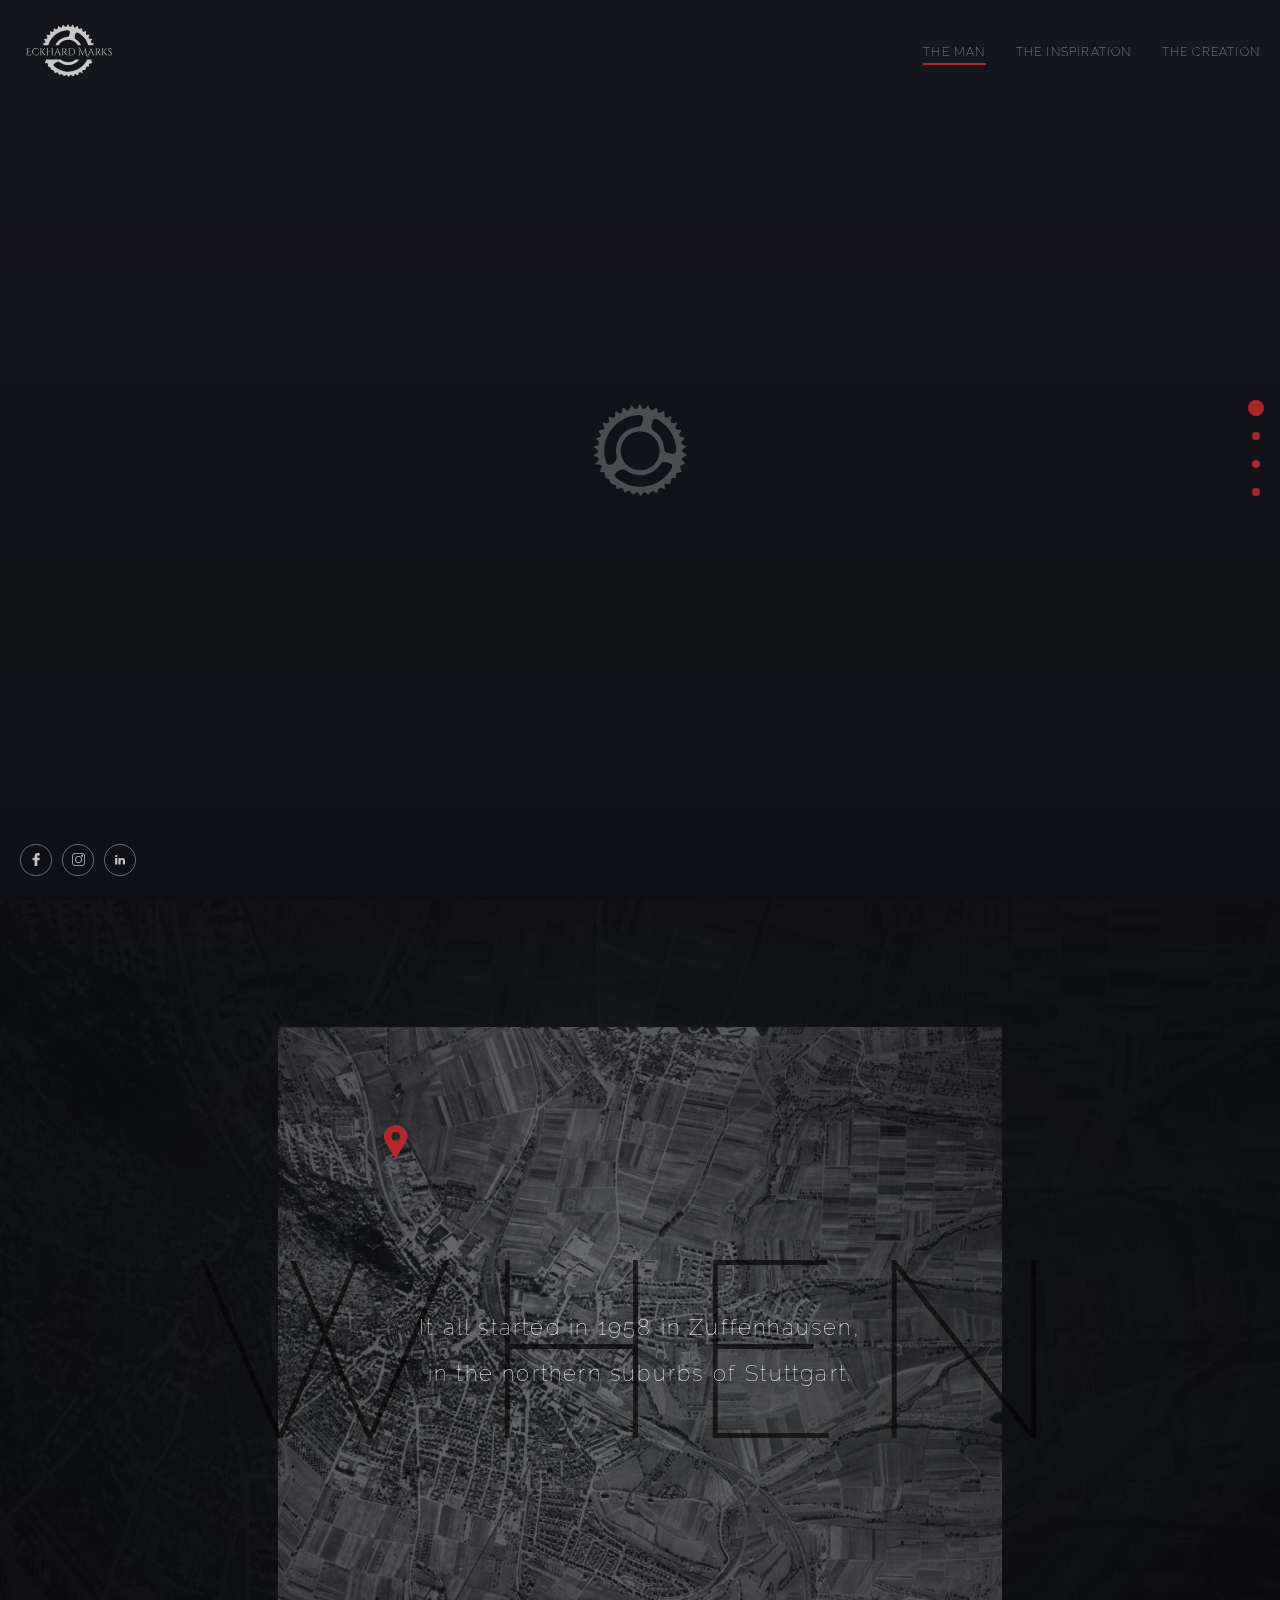
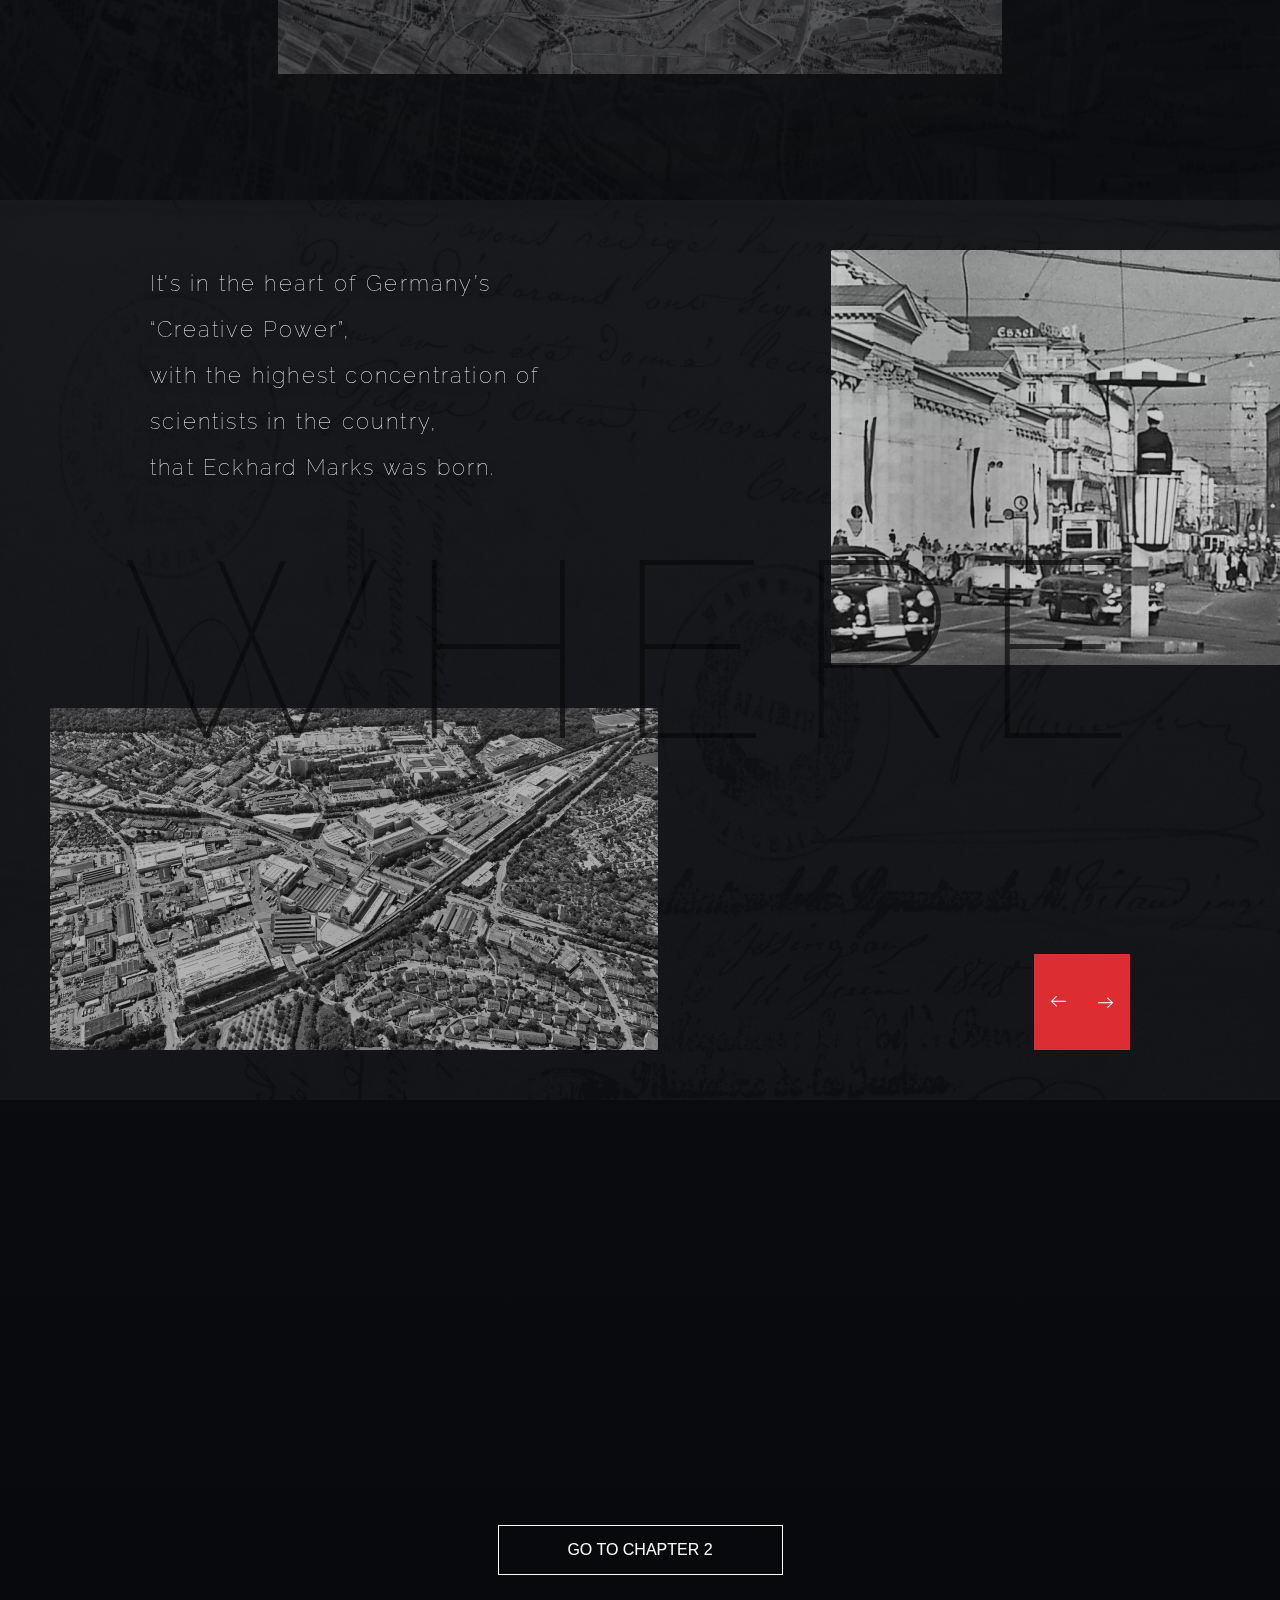
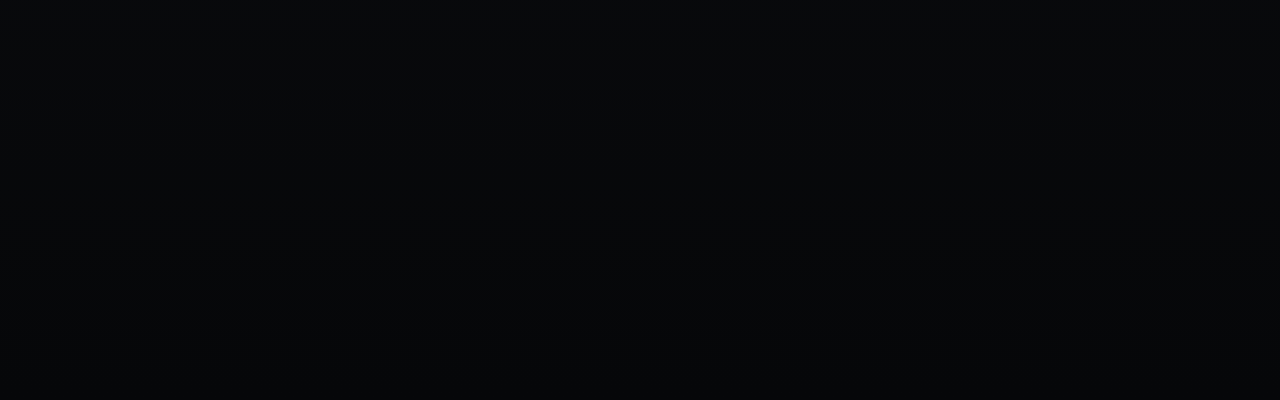
<file: chapter1.html>
<!DOCTYPE html>
<html>
  <head>
    <meta charset="utf-8" />
    <meta http-equiv="X-UA-Compatible" content="IE=edge" />
    <title>Eckhard Marks - Chapter 1</title>
    <meta name="viewport" content="width=device-width, initial-scale=1" />
    <link
      href="https://fonts.googleapis.com/css?family=Raleway:500,500i"
      rel="stylesheet"
    />
    <link
      href="https://fonts.googleapis.com/css?family=Cinzel+Decorative"
      rel="stylesheet"
    />
    <link
      rel="stylesheet"
      type="text/css"
      media="screen"
      href="css/reset.css"
    />
    <link
      rel="stylesheet"
      type="text/css"
      media="screen"
      href="css/chapter1.css"
    />
    <script defer src="js/TweenMax.min.js"></script>
    <script defer src="js/ScrollToPlugin.min.js"></script>
    <script defer src="js/script.js"></script>
  </head>

  <body>
    <div class="loader">
      <img src="images/gear.svg" data-depth="0.05" />
    </div>
    <header>
      <a class="logo" href="index.html"><img src="images/icons/logo.svg"/></a>
      <ul class="menu">
        <li><a href="chapter1.html">The Man</a></li>
        <li><a href="chapter2.html">The Inspiration</a></li>
        <li><a href="chapter3.html">The Creation</a></li>
      </ul>
    </header>

    <nav class="tracker"></nav>

    <main>
      <section class="firstsection">
        <div class="line"></div>
        <h2>Chapter 1</h2>
        <h3 data-depth="0.05">The man</h3>
        <img class="leftimg firstpageBg" src="images/chap1/firstleftimg.png" data-depth="0.05" />
        <img class="rightimg firstpageBg" src="images/chap1/firstrightimg.png" data-depth="0.05"/>
        <img class="background" src="images/chap1/manbg.png" />
      </section>

      <section class="secondsection">
        <div class="content">
          <p>
            It all started in 1958 in Zuffenhausen,<br />
            in the northern suburbs of Stuttgart.
          </p>
        </div>
        <p class="themetitle">When</p>
        <img class="placeholder appearlast" src="images/icons/placeholder.svg" data-depth="0.2" />
        <img class="mapimg rollimg" src="images/chap1/map.png" data-depth="0.2" />
        <img class="background" src="images/chap1/secondbg.png" data-depth="0.1"/>
      </section>

      <section class="thirdsection">
        <div class="content">
          <p>
            It’s in the heart of Germany’s <br /> “Creative Power”,<br /> with the highest
            concentration of<br /> scientists in the country, <br />that Eckhard Marks was
            born.
          </p>
        </div>
        <div class="interactcontainer appearlast">
          <a><img src="images/icons/arrow.svg"/></a>
          <a><img src="images/icons/arrow.svg"/></a>
        </div>
        <p class="themetitle">Where</p>
        <img class="vintagephotos firstimg rollimg" src="images/chap1/zuffenhausen.png" data-depth="0.3">
        <img class="vintagephotos secondimg rollimg" src="images/chap1/zuffenhausen2.png" data-depth="0.2">
        <img class="background" src="images/chap1/thirdbg.png" data-depth="0.1" />
      </section>

      <section>
        <a class="navbutton appearlast" href="chapter2.html">
          <p>Go to Chapter 2</p>
        </a>
      </section>
    </main>

    <footer>
      <ul class="socialmedias">
        <li>
          <a><img src="images/icons/facebook.svg"/></a>
        </li>
        <li>
          <a><img src="images/icons/insta.svg"/></a>
        </li>
        <li>
          <a><img src="images/icons/linkedin.svg"/></a>
        </li>
      </ul>
    </footer>
  </body>
</html>
</file>
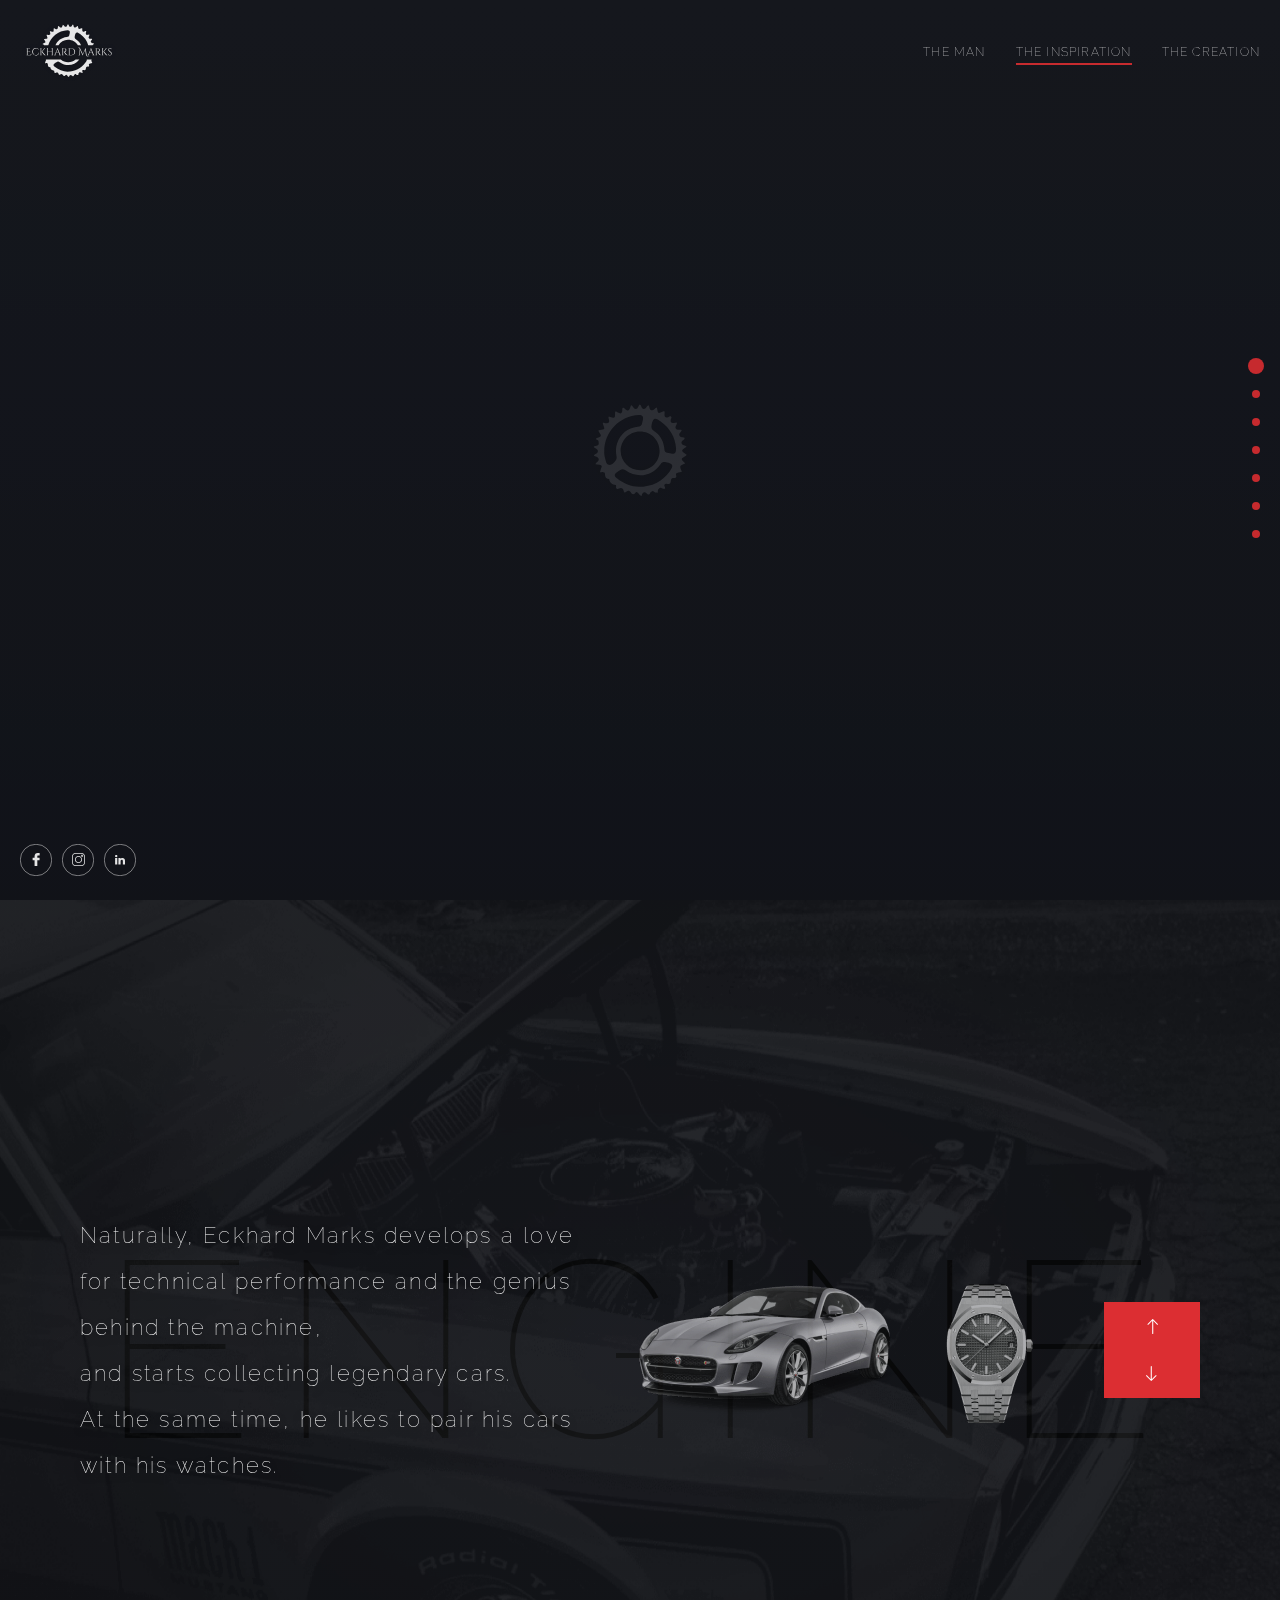
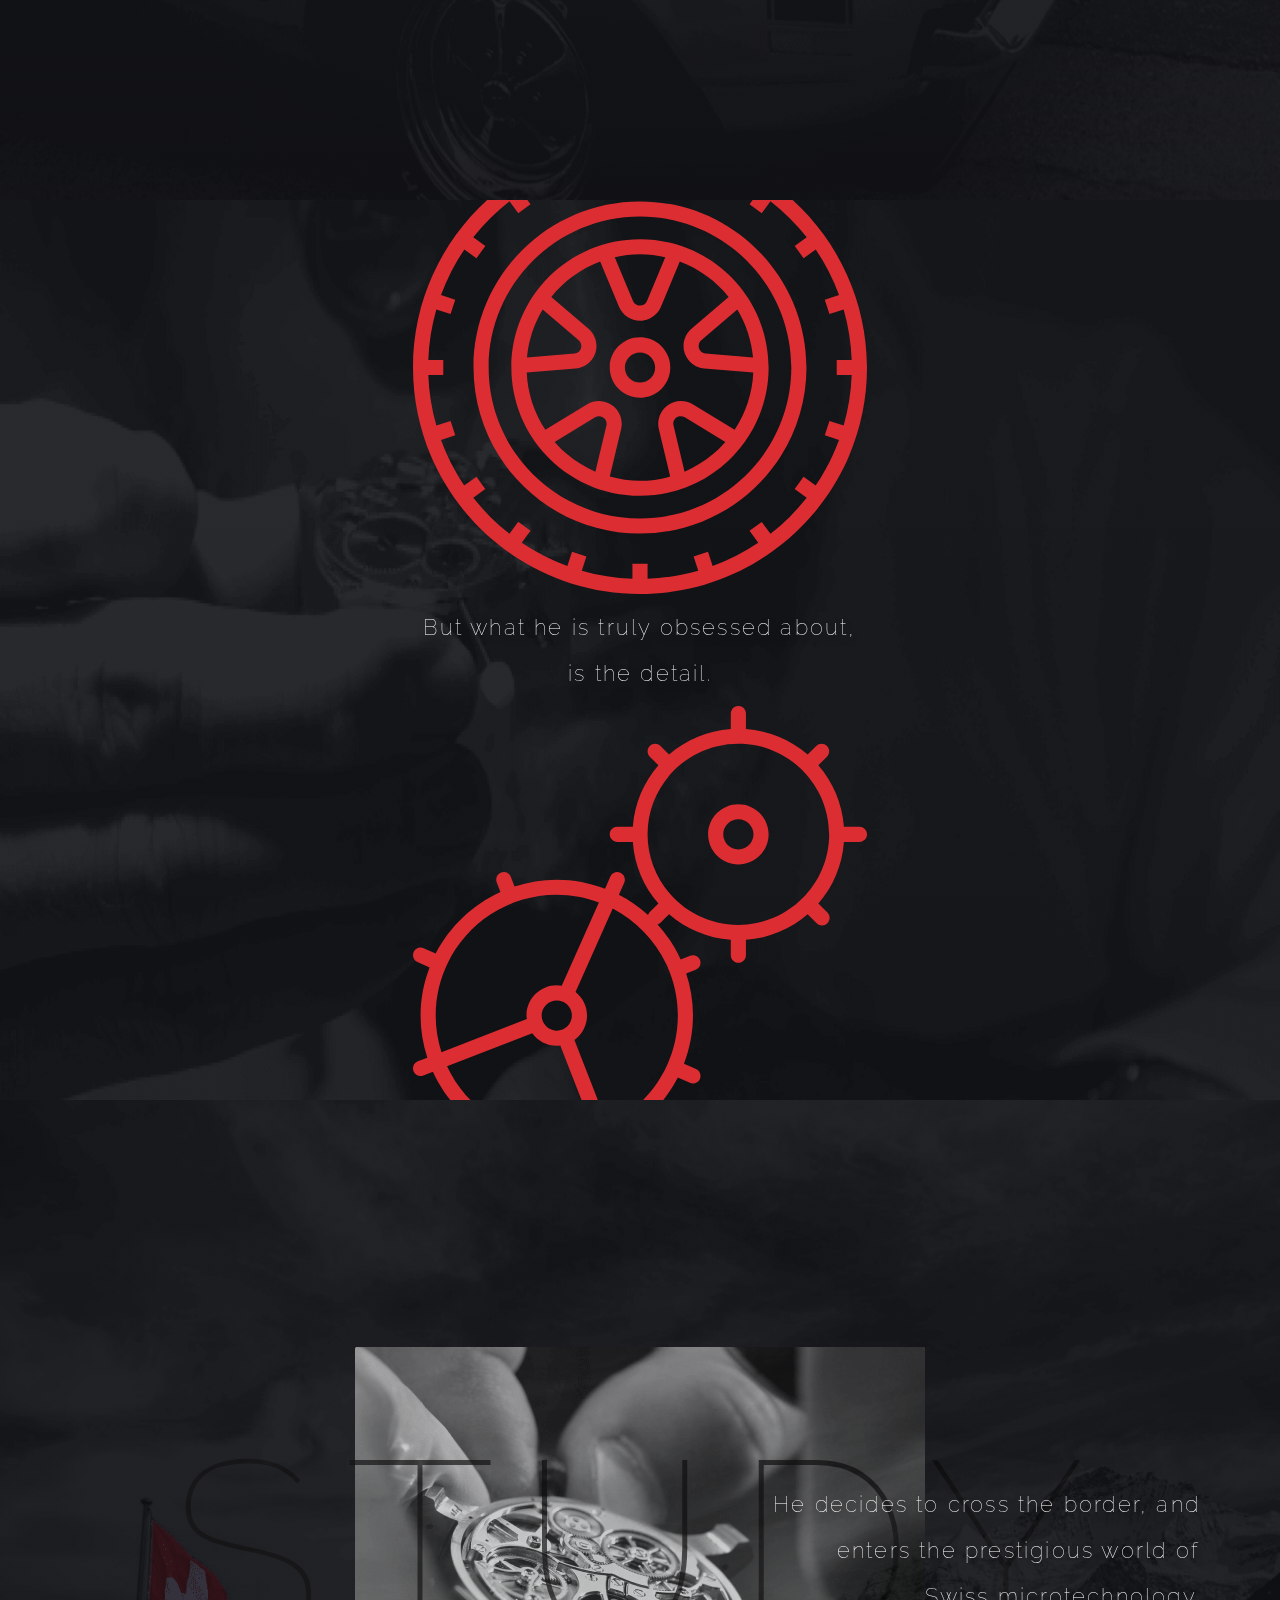
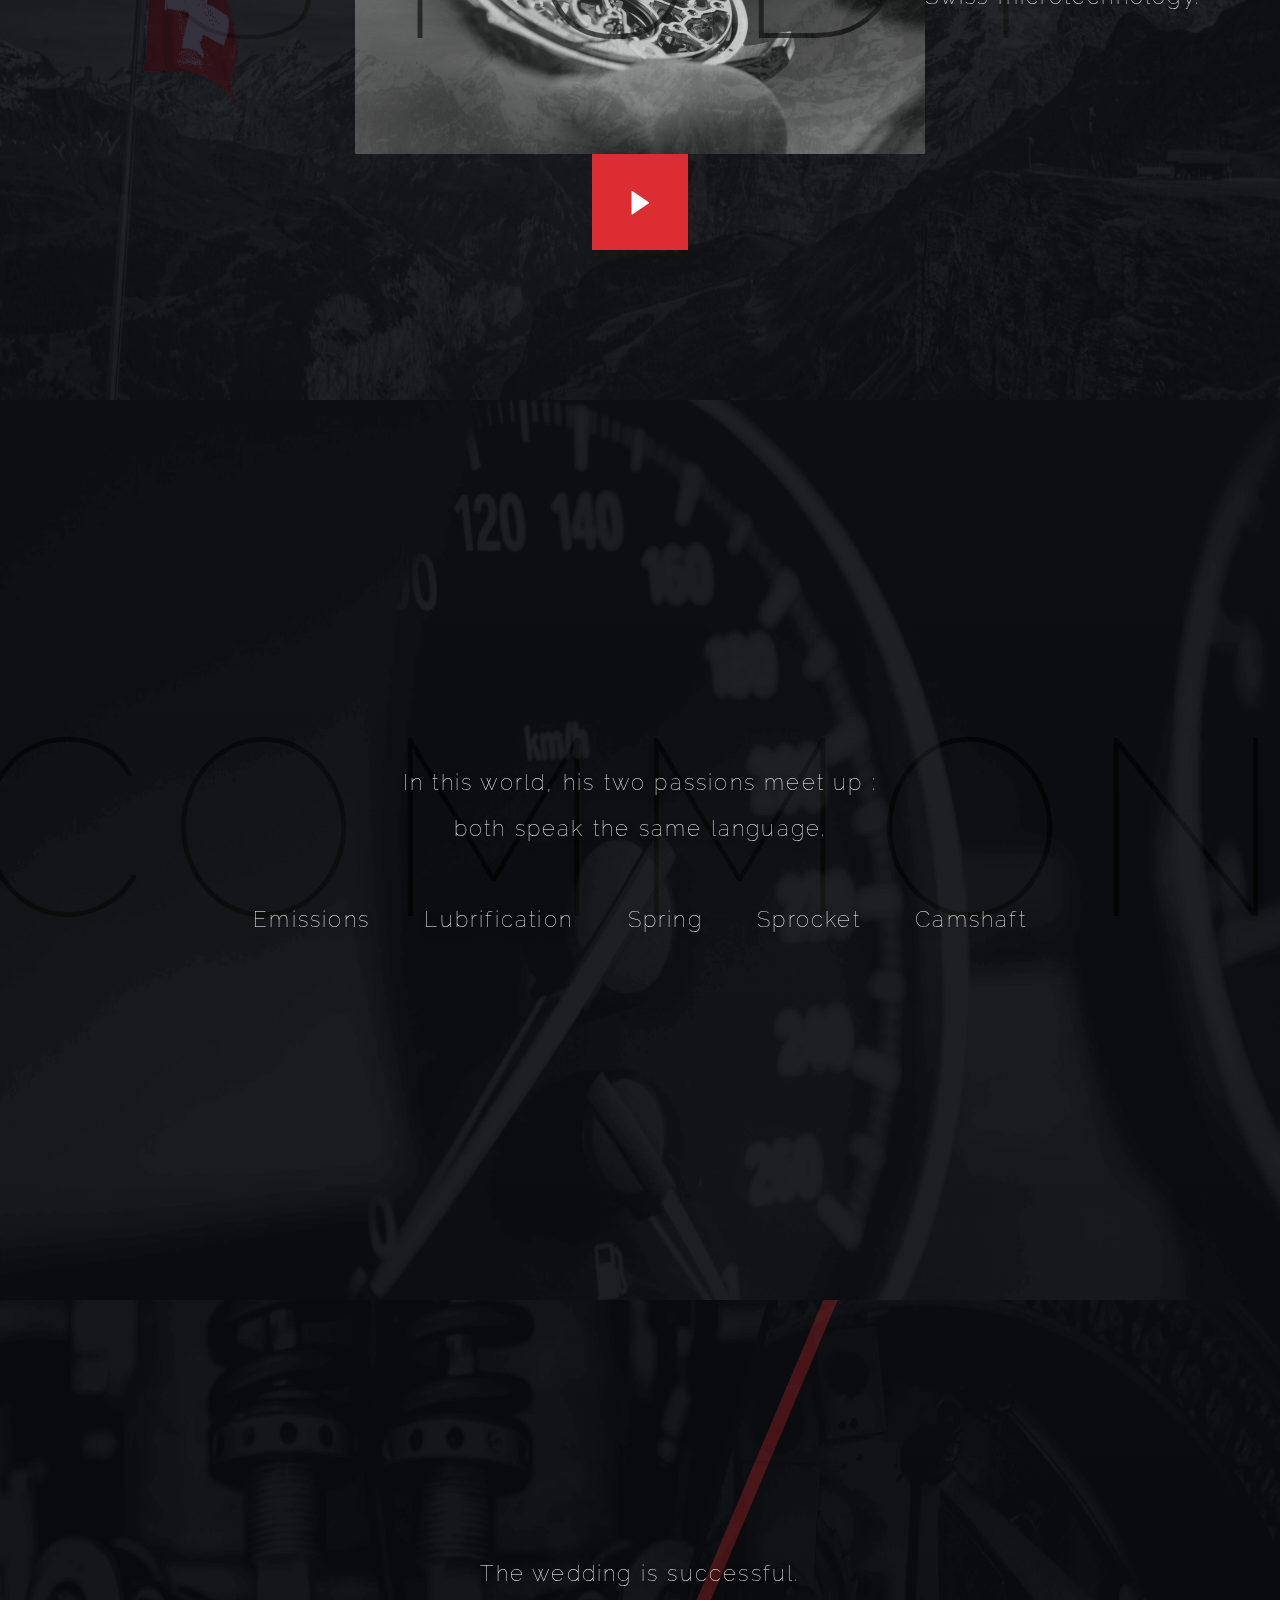
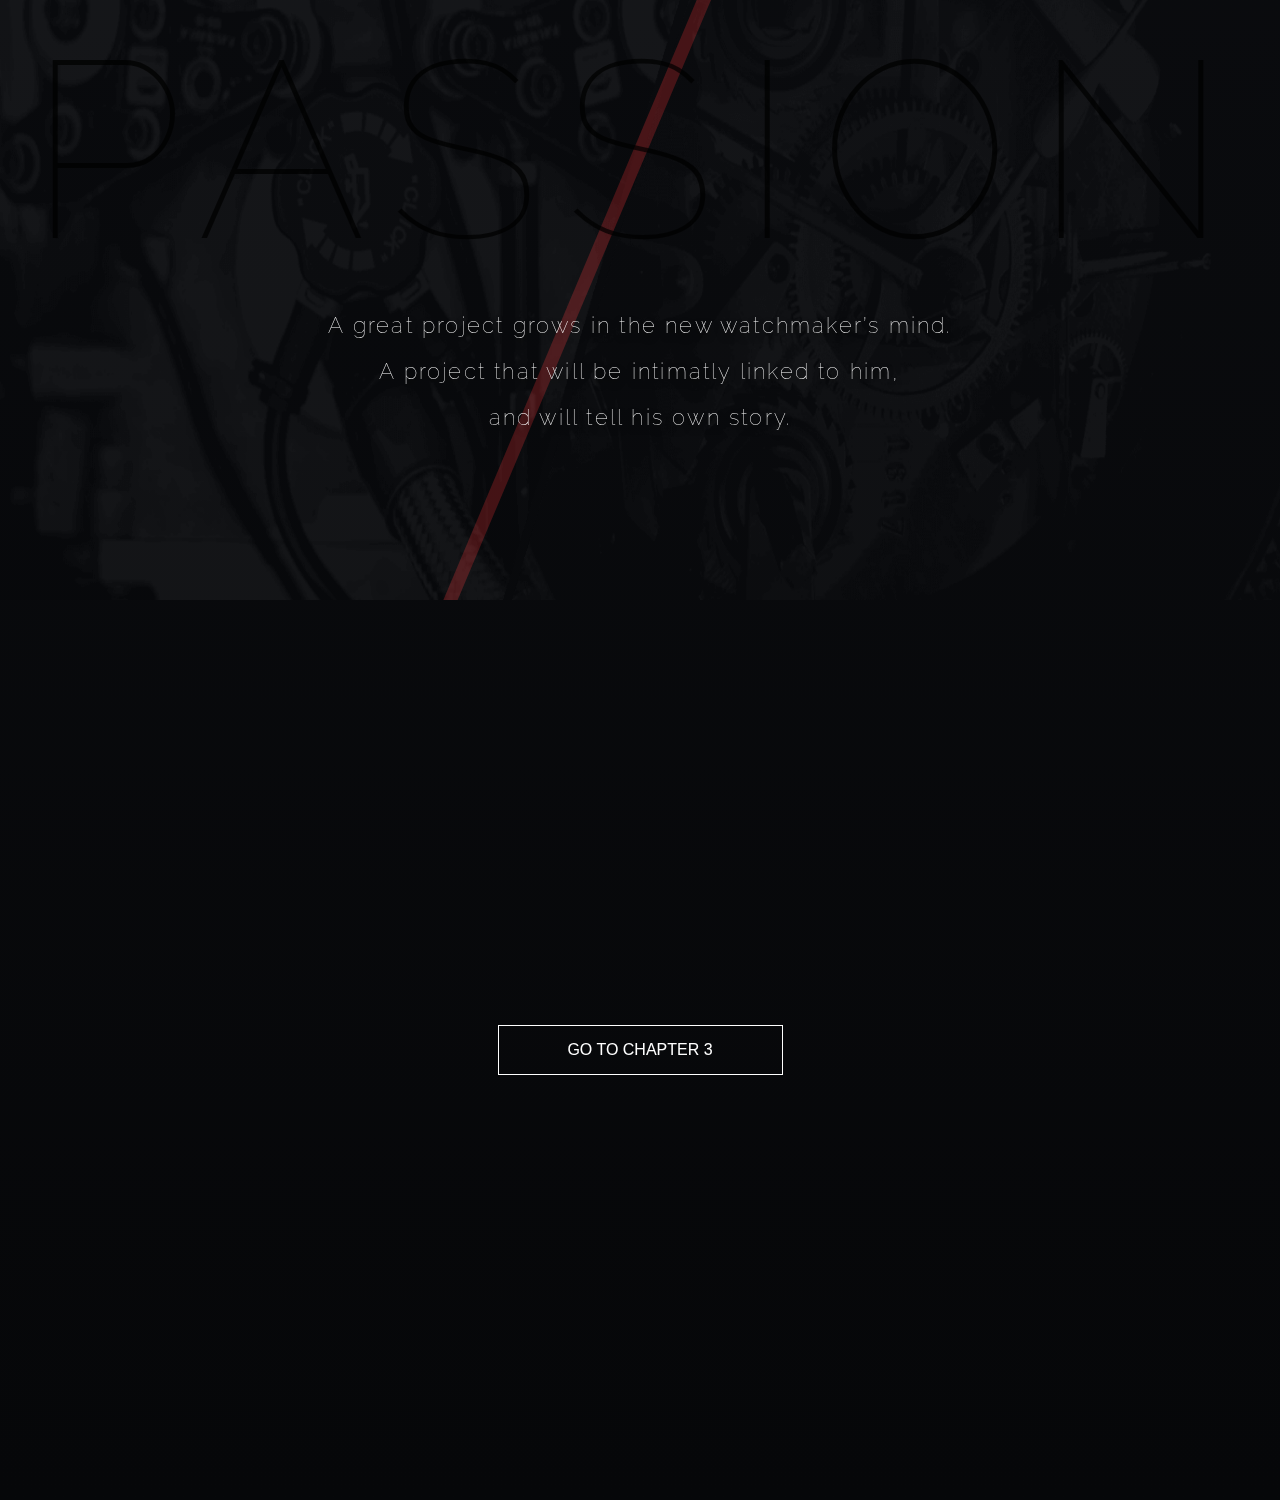
<file: chapter2.html>
<!DOCTYPE html>
<html>
  <head>
    <meta charset="utf-8" />
    <meta http-equiv="X-UA-Compatible" content="IE=edge" />
    <title>Eckhard Marks - Chapter 2</title>
    <meta name="viewport" content="width=device-width, initial-scale=1" />
    <link
      href="https://fonts.googleapis.com/css?family=Raleway:500,500i"
      rel="stylesheet"
    />
    <link
      href="https://fonts.googleapis.com/css?family=Cinzel+Decorative"
      rel="stylesheet"
    />
    <link
      rel="stylesheet"
      type="text/css"
      media="screen"
      href="css/reset.css"
    />
    <link
      rel="stylesheet"
      type="text/css"
      media="screen"
      href="css/chapter2.css"
    />
    <script defer src="js/TweenMax.min.js"></script>
    <script defer src="js/ScrollToPlugin.min.js"></script>
    <script defer src="js/script.js"></script>
  </head>

  <body>
    <div class="loader">
      <img src="images/gear.svg" data-depth="0.05" />
    </div>
    
    <header>
      <a class="logo" href="index.html"><img src="images/icons/logo.svg"/></a>
      <ul class="menu">
        <li><a href="chapter1.html">The Man</a></li>
        <li><a href="chapter2.html">The Inspiration</a></li>
        <li><a href="chapter3.html">The Creation</a></li>
      </ul>
    </header>

    <nav class="tracker"></nav>

    <main>
      <section class="firstsection">
        <div class="line"></div>
        <h2>Chapter 2</h2>
        <h3 data-depth="0.15">The inspiration</h3>
        <img class="background" src="images/chap2/firstbg.png" data-depth="0.1"/>
      </section>

      <section class="secondsection">
        <div class="content">
          <p>
            Naturally, Eckhard Marks develops a love<br />
            for technical performance and the genius<br />
            behind the machine,<br />
            and starts collecting legendary cars.<br />
            At the same time, he likes to pair his cars<br />
            with his watches.
          </p>
          <img src="images/chap2/pair.png" />
          <div class="interactcontainer">
            <a><img src="images/icons/arrow.svg"/></a>
            <a><img src="images/icons/arrow.svg"/></a>
          </div>
        </div>
        <p class="themetitle">Engine</p>
        <img class="background" src="images/chap2/secondbg.png" data-depth="0.1" />
      </section>

      <section class="thirdsection">
        <div class="content">
          <img src="images/icons/carwheel.svg" />
          <p>
            But what he is truly obsessed about,<br />
            is the detail.
          </p>
          <img src="images/icons/clockgear.svg" />
        </div>
        <img class="background" src="images/chap2/thirdbg.png" data-depth="0.1" />
      </section>

      <section class="fourthsection">
        <div class="content">
          <p>
            He decides to cross the border, and<br />
            enters the prestigious world of<br />
            Swiss microtechnology.
          </p>
        </div>
        <p class="themetitle">Study</p>
        <a class="interactcontainer appearlast">
          <img src="images/icons/play.svg" />
        </a>
        <img class="videopreview rollimg" src="images/chap2/fourthimg.png" data-depth="0.2" />
        <img class="background" src="images/chap2/fourthbg.png" data-depth="0.1" />
      </section>

      <section class="fifthsection">
        <div class="content">
          <p>
            In this world, his two passions meet up :<br />
            both speak the same language.
          </p>
          <ul>
            <li>Emissions</li>
            <li>Lubrification</li>
            <li>Spring</li>
            <li>Sprocket</li>
            <li>Camshaft</li>
          </ul>
        </div>
        <p class="themetitle">Common</p>
        <img class="background" src="images/chap2/fifthbg.png" data-depth="0.1" />
      </section>

      <section class="sixthsection">
        <div class="content">
          <p>
            The wedding is successful.
          </p>
          <p>
            A great project grows in the new watchmaker’s mind.<br /> A project that
            will be intimatly linked to him,<br /> and will tell his own story.
          </p>
        </div>
        <p class="themetitle">Passion</p>
        <img class="separator" src="images/icons/separator.svg" />
        <div class="slicedbg">
          <img src="images/chap2/slicedleft.png" />
          <img src="images/chap2/slicedright.png" />
        </div>
      </section>

      <section>
        <a class="navbutton appearlast" href="chapter3.html">
          <p>Go to Chapter 3</p>
        </a>
      </section>
    </main>

    <footer>
      <ul class="socialmedias">
        <li>
          <a><img src="images/icons/facebook.svg"/></a>
        </li>
        <li>
          <a><img src="images/icons/insta.svg"/></a>
        </li>
        <li>
          <a><img src="images/icons/linkedin.svg"/></a>
        </li>
      </ul>
    </footer>
  </body>
</html>
</file>
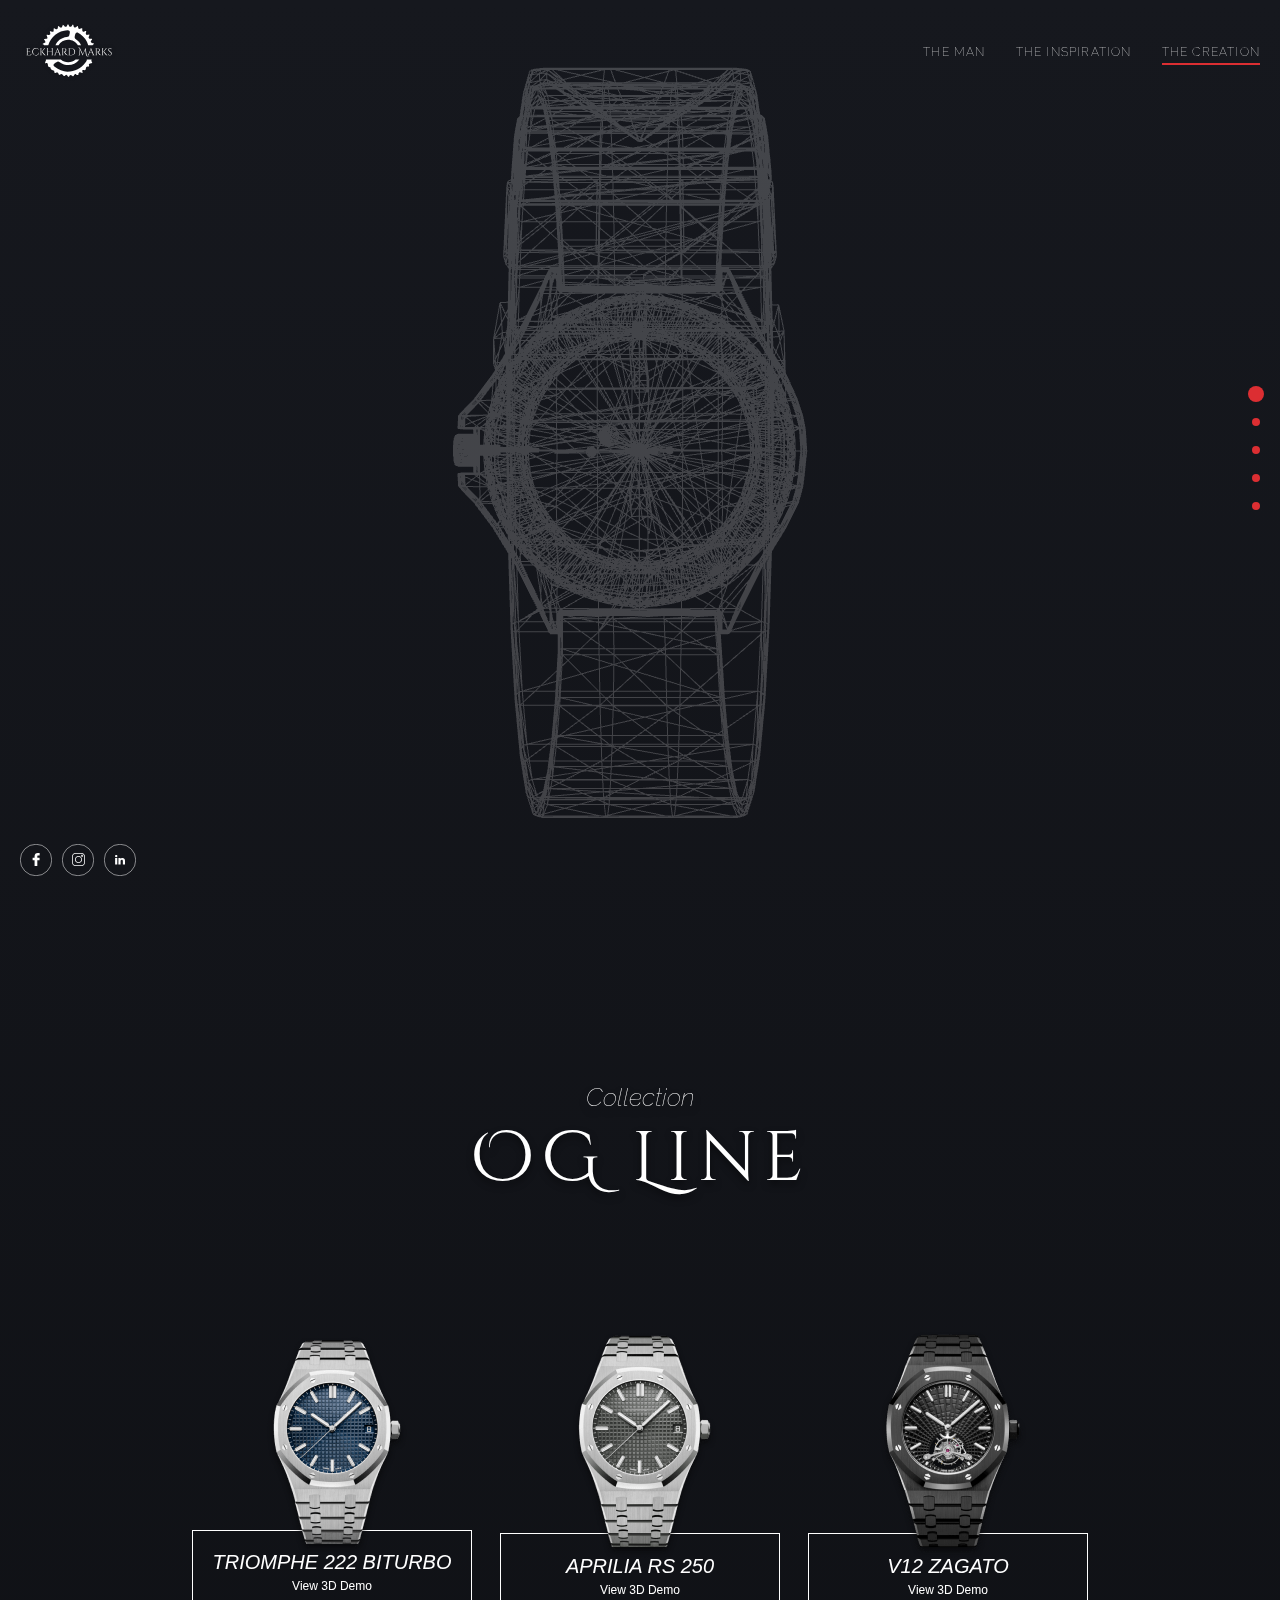
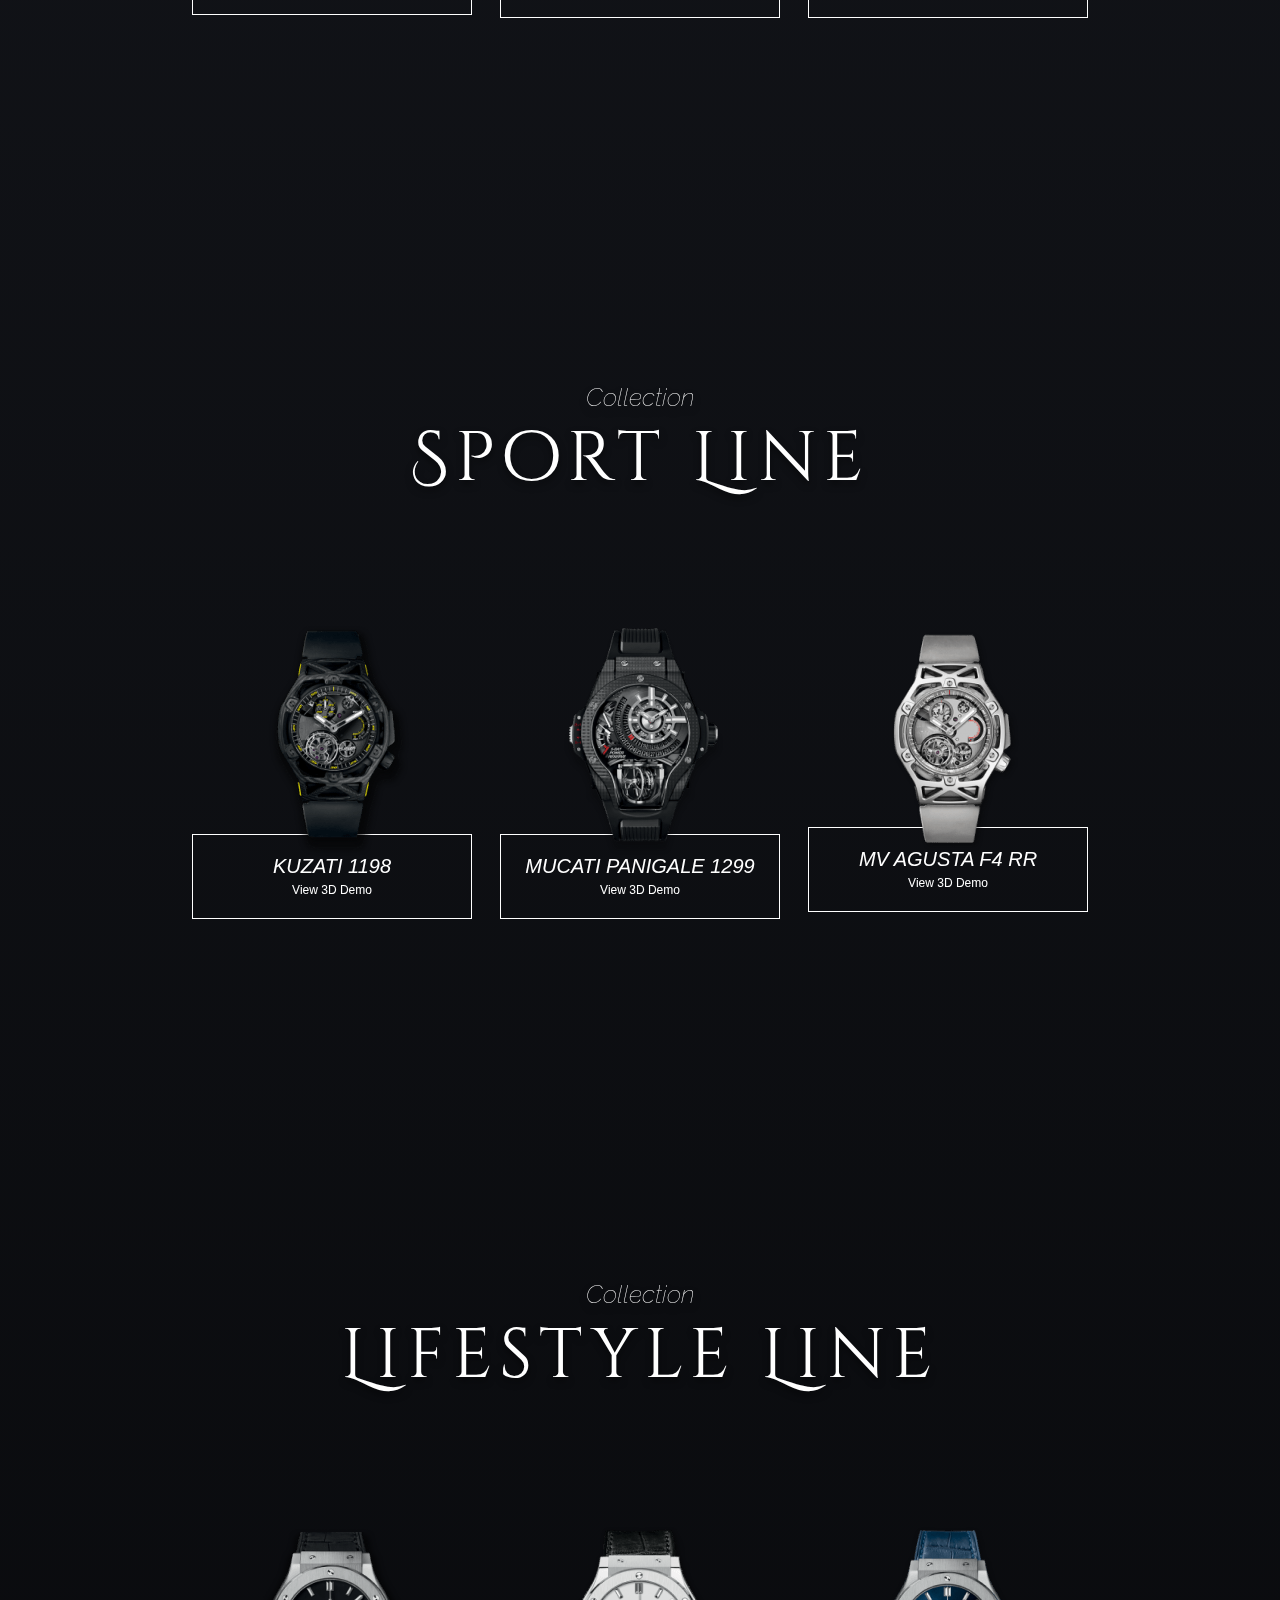
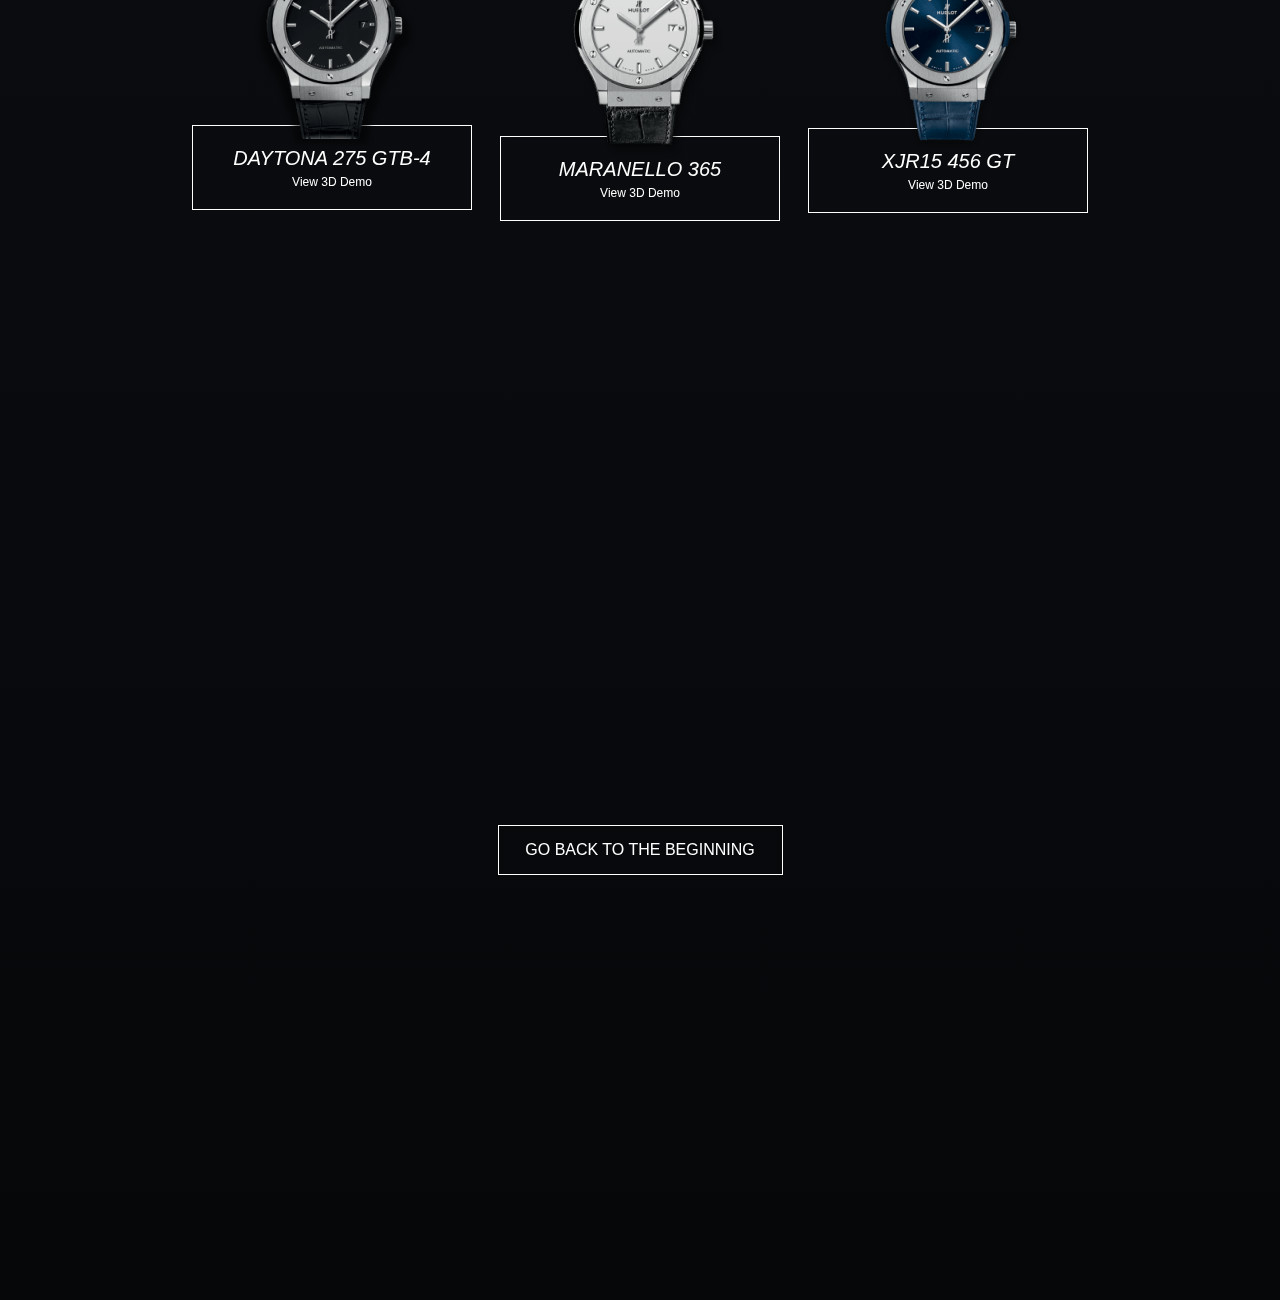
<file: chapter3.html>
<!DOCTYPE html>
<html>
  <head>
    <meta charset="utf-8" />
    <meta http-equiv="X-UA-Compatible" content="IE=edge" />
    <title>Eckhard Marks - Chapter 3</title>
    <meta name="viewport" content="width=device-width, initial-scale=1" />
    <link
      href="https://fonts.googleapis.com/css?family=Raleway:500,500i"
      rel="stylesheet"
    />
    <link
      href="https://fonts.googleapis.com/css?family=Cinzel+Decorative"
      rel="stylesheet"
    />
    <link
      rel="stylesheet"
      type="text/css"
      media="screen"
      href="css/reset.css"
    />
    <link
      rel="stylesheet"
      type="text/css"
      media="screen"
      href="css/chapter3.css"
    />
    <script defer src="js/TweenMax.min.js"></script>
    <script defer src="js/ScrollToPlugin.min.js"></script>
    <script defer src="js/three.js"></script>
    <script defer src="js/OBJLoader.js"></script>
    <script defer src="js/MTLLoader.js"></script>
    <script defer src="js/OrbitControls.js"></script>
    <script defer src="js/script.js"></script>
  </head>

  <body>

    <div class="loader">
      <img src="images/gear.svg" data-depth="0.05" />
    </div>
    
    <header>
      <a class="logo" href="index.html"><img src="images/icons/logo.svg"/></a>
      <ul class="menu">
        <li><a href="chapter1.html">The Man</a></li>
        <li><a href="chapter2.html">The Inspiration</a></li>
        <li><a href="chapter3.html">The Creation</a></li>
      </ul>
    </header>

    <nav class="tracker"></nav>

    <main>
      <section class="firstsection">
        <img
          class="background"
          src="images/chap3/firstbg.png"
          data-depth="0.08"
        />
        <!--<img class="bigwatch firstpageBg" src="images/chap3/bigwatch.png" />-->

        <div class="line"></div>
        <h2>Chapter 3</h2>
        <h3 data-depth="0.1">The creation</h3>
      </section>

      <section>
        <div class="linetitle">
          <h4>Collection</h4>
          <h5>OG Line</h5>
        </div>
        <div class="products">
          <div class="product">
            <img src="images/chap3/triomphe222biturbo.png" />
            <a class="productname">
              <p>Triomphe 222 Biturbo</p>
              <p>View 3D Demo</p>
            </a>
          </div>
          <div class="product">
            <img src="images/chap3/apriliaRS250.png" />
            <a class="productname">
              <p>Aprilia RS 250</p>
              <p>View 3D Demo</p>
            </a>
          </div>
          <div class="product">
            <img src="images/chap3/V12Zagato.png" />
            <a class="productname">
              <p>V12 Zagato</p>
              <p>View 3D Demo</p>
            </a>
          </div>
        </div>
      </section>

      <section>
        <div class="linetitle">
          <h4>Collection</h4>
          <h5>Sport Line</h5>
        </div>
        <div class="products">
          <div class="product">
            <img src="images/chap3/kuzati1198.png" />
            <a class="productname">
              <p>Kuzati 1198</p>
              <p>View 3D Demo</p>
            </a>
          </div>
          <div class="product">
            <img src="images/chap3/mucatiPanigale1299.png" />
            <a class="productname">
              <p>Mucati Panigale 1299</p>
              <p>View 3D Demo</p>
            </a>
          </div>
          <div class="product">
            <img src="images/chap3/MV-AgustaF4RR.png" />
            <a class="productname">
              <p>MV Agusta F4 RR</p>
              <p>View 3D Demo</p>
            </a>
          </div>
        </div>
      </section>

      <section>
        <div class="linetitle">
          <h4>Collection</h4>
          <h5>Lifestyle Line</h5>
        </div>
        <div class="products">
          <div class="product">
            <img src="images/chap3/daytona275GTB-4.png" />
            <a class="productname">
              <p>Daytona 275 GTB-4</p>
              <p>View 3D Demo</p>
            </a>
          </div>
          <div class="product">
            <img src="images/chap3/Maranello 365.png" />
            <a class="productname">
              <p>Maranello 365</p>
              <p>View 3D Demo</p>
            </a>
          </div>
          <div class="product">
            <img src="images/chap3/XJR15456GT.png" />
            <a class="productname">
              <p>XJR15 456 GT</p>
              <p>View 3D Demo</p>
            </a>
          </div>
        </div>
      </section>

      <section>
        <a class="navbutton appearlast" href="chapter1.html">
          <p>Go back to the beginning</p>
        </a>
      </section>
    </main>

    <footer>
      <ul class="socialmedias">
        <li>
          <a><img src="images/icons/facebook.svg"/></a>
        </li>
        <li>
          <a><img src="images/icons/insta.svg"/></a>
        </li>
        <li>
          <a><img src="images/icons/linkedin.svg"/></a>
        </li>
      </ul>
    </footer>
  </body>
</html>
</file>
<file: css/chapter1.css>
@import url('https://fonts.googleapis.com/css?family=Raleway:500,500i');

* {
  margin: 0;
  padding: 0;
}

body {
  height: 100%;
  background: linear-gradient(#16181E, #060709);
  background-repeat: no-repeat;
  color: white;
  overflow-x: hidden;
}

::-webkit-scrollbar { 
  display: none; 
}

canvas {
  display: none;
}

header {
  padding: 20px;
  display: flex;
  flex-direction: row;
  position: fixed;
  z-index: 50;
  top: 0;
  width: 100%;
}

/*
header * {
  transform: translateY(-100px);
  transition: all 0.6s;
}

header:hover * {
  transform: translateY(0px);
}*/

.menu {
  display: flex;
  flex-direction: row;
  position: absolute;
  right: 20px;
  top: 40%;
}

.menu li {
  text-transform: uppercase;
  position: relative;
  margin-left: 30px;
}

.menu li a {
  font-family: 'Raleway', sans-serif;
  letter-spacing: 0.1em;
  font-size: 12px;
}

.menu li:before {
  content: '';
  background: #DC2E32;
  height: 2px;
  width: 0%;
  position: absolute;
  bottom: -5px;
  transition: all 0.3s;
}

.menu li:hover:before {
  width: 100%;
}

.menu li:nth-child(1):before {
  width: 100%;
}

section {
  height: 100vh;
  position: relative;
  display: flex;
  flex-direction: column;
  align-items: center;
  justify-content: center;
  position: relative;
  overflow: hidden;
}

.firstsection .line {
  position: absolute;
  z-index: 5;
  height: 2px;
  width: 100%;
  background: white;
  opacity: .5;
  transform-origin: left;
}

.firstsection h2 {
  font-size: 70px;
  font-family: 'Cinzel Decorative', cursive;
  letter-spacing: 10px;
  text-shadow: 0px 4px 7px rgba(0, 0, 0, 0.5);
  position: absolute;
  z-index: 5;
}

.firstsection h3 {
  position: absolute;
  bottom: 40%;
  text-transform: uppercase;
  z-index: 5;
  font-family: 'Raleway', sans-serif;
  font-style: italic;
  font-size: 25px;
  line-height: normal;
  text-shadow: 0px 4px 7px rgba(0, 0, 0, 0.7);
  letter-spacing: 0.1em;
}

.firstsection .leftimg {
  height: 100vh;
  width: auto;
  position: absolute;
  top: 0;
  left: 0;
  z-index: -10;
}

.firstsection .rightimg {
  height: 100vh;
  width: auto;
  position: absolute;
  top: 0;
  right: 0;
  z-index: -10;
}

section .content {
  position: absolute;
  z-index: 5;
}

section .content p, section .content li {
  font-family: 'Raleway', sans-serif;
  font-size: 22px;
  line-height: 46px;
  letter-spacing: 0.1em;
  text-shadow: 0px 4px 7px rgba(0, 0, 0, 0.5);
}

section .themetitle {
  position: absolute;
  font-family: 'Raleway', sans-serif;
  text-transform: uppercase;
  font-size: 250px;
  letter-spacing: 0.1em;
  color: #000000;
  opacity: 0.7;
}

section .background {
  height: 100vh;
  width: 100%;
  position: absolute;
}

.interactcontainer {
  width: 96px;
  height: 96px;
  background: #DC2E32;
}

.secondsection p {
  text-align: center;
}

.secondsection .placeholder {
  position: absolute;
  top: 25vh;
  left: 30vw;
}

.secondsection .mapimg {
  position: absolute;
  z-index: -1;
}

.thirdsection .content {
  position: absolute;
  top: 60px;
  left: 150px;
}

.thirdsection .vintagephotos {
  position: absolute;
  z-index: -1;
}

.thirdsection .firstimg {
  left: 50px;
  bottom: 50px;
}

.thirdsection .secondimg {
  right: -90px;
  top: 50px;
}

.thirdsection .interactcontainer {
  transform: rotate(90deg);
  position: absolute;
  z-index: 5;
  bottom: 50px;
  right: 150px;
}

.thirdsection .interactcontainer a {
  display: block;
  height: calc(96px/2);
  width: 100%;
  display: flex;
  justify-content: center;
  align-items: center;
  border: 1px solid transparent;
  transition: all 0.3s;
}

.thirdsection .interactcontainer a:nth-child(2) {
  transform: rotate(180deg);
}

.thirdsection .interactcontainer a:hover {
  border-color: white;
}

section:last-child .navbutton {
  border: 1px solid white;
  height: 50px;
  width: 285px;
  display: flex;
  justify-content: center;
  align-items: center;
  font-family: 'Raleway', sans-serif;
  text-transform: uppercase;
  position: relative;
}

.navbutton * {
  position: relative;
  z-index: 5;
}

.navbutton:before {
  content: '';
  position: absolute;
  z-index: 0;
  width: 285px;
  height: 0px;
  background: #DC2E32;
  transition: all 0.3s;
}

.navbutton:hover:before {
  height: 50px;
}

footer {
  padding: 20px;
  display: flex;
  flex-direction: row;
  position: fixed;
  z-index: 50;
  bottom: 0;
  width: 100%;
  pointer-events: none;
}

/*
footer * {
  transform: translateY(100px);
  transition: all 0.6s;
}

footer:hover * {
  transform: translateY(0px);
}*/

.socialmedias {
  display: flex;
  flex-direction: row;
}

.socialmedias li {
  margin-right: 10px;
}



/*ANIMATIONS*/
.rollimg{
  transform-origin: top;
}

.loader{
  position: fixed;
  top: 0;
  bottom: 0;
  left: 0;
  right: 0;
  background: linear-gradient(#16181E, #060709);
  background-repeat: no-repeat;
  z-index: 1000;

  display: flex;
  justify-content: center;
  align-items: center;

  pointer-events: none;
}

.loader img{
  height: 100px;
  width: 100px;
  animation: gear 10s linear infinite;
}

@keyframes gear{
  0%{transform: rotate(0deg)}
  100%{transform: rotate(360deg)}
}

.tracker{
  position: fixed;
  right: 20px;
  top: 0;
  bottom: 0;
  display: flex;
  flex-direction: column;
  justify-content: center;
  z-index: 100;
}

.tracker div{
  margin: 10px 0;
  width: 8px;
  height: 8px;
  background-color: #DC2E32;
  border-radius: 50%;
  transition: 0.3s;
}

.tracker div:hover, .tracker div.active{
  transform: scale(2);
  cursor: pointer;
}
</file>
<file: css/chapter2.css>
@import url('https://fonts.googleapis.com/css?family=Raleway:500,500i');

* {
  margin: 0;
  padding: 0;
}

body {
  height: 100%;
  background: linear-gradient(#16181E, #060709);
  background-repeat: no-repeat;
  color: white;
}

::-webkit-scrollbar { 
  display: none; 
}

canvas {
  display: none;
}

header {
  padding: 20px;
  display: flex;
  flex-direction: row;
  position: fixed;
  z-index: 50;
  top: 0;
  width: 100%;
}

/*
header * {
  transform: translateY(-100px);
  transition: all 0.6s;
}

header:hover * {
  transform: translateY(0px);
}*/

.menu {
  display: flex;
  flex-direction: row;
  font-family: 'Raleway', sans-serif;
  position: absolute;
  right: 20px;
  top: 40%;
}

.menu li {
  text-transform: uppercase;
  position: relative;
  margin-left: 30px;
}

.menu li a {
  font-family: 'Raleway', sans-serif;
  letter-spacing: 0.1em;
  font-size: 12px;
}

.menu li:before {
  content: '';
  background: #DC2E32;
  height: 2px;
  width: 0%;
  position: absolute;
  bottom: -5px;
  transition: all 0.3s;
}

.menu li:hover:before {
  width: 100%;
}

.menu li:nth-child(2):before {
  width: 100%;
}

section {
  height: 100vh;
  position: relative;
  display: flex;
  flex-direction: column;
  align-items: center;
  justify-content: center;
  position: relative;
  overflow: hidden;
}

.firstsection .line {
  position: absolute;
  z-index: 5;
  height: 2px;
  width: 100%;
  background: white;
  opacity: .5;
  transform-origin: left;
}

.firstsection h2 {
  font-size: 70px;
  font-family: 'Cinzel Decorative', cursive;
  letter-spacing: 10px;
  text-shadow: 0px 4px 7px rgba(0, 0, 0, 0.5);
  position: absolute;
  z-index: 5;
}

.firstsection h3 {
  position: absolute;
  bottom: 40%;
  text-transform: uppercase;
  z-index: 5;
  font-family: 'Raleway', sans-serif;
  font-style: italic;
  font-size: 25px;
  line-height: normal;
  text-shadow: 0px 4px 7px rgba(0, 0, 0, 0.7);
  letter-spacing: 0.1em;
}

section .content {
  position: absolute;
  z-index: 5;
}

section .content p, section .content li {
  font-family: 'Raleway', sans-serif;
  font-size: 22px;
  line-height: 46px;
  letter-spacing: 0.1em;
  text-shadow: 0px 4px 7px rgba(0, 0, 0, 0.5);
}

section .themetitle {
  position: absolute;
  font-family: 'Raleway', sans-serif;
  text-transform: uppercase;
  font-size: 250px;
  letter-spacing: 0.1em;
  color: #000000;
  opacity: 0.7;
}

section .background {
  height: 100vh;
  width: 100%;
  position: absolute;
}

.interactcontainer {
  width: 96px;
  height: 96px;
  background: #DC2E32;
}

.secondsection .content {
  width: 100%;
  padding: 0px 80px;
  display: flex;
  flex-direction: row;
  justify-content: space-between;
  align-items: center;
}

.secondsection .interactcontainer a {
  display: block;
  height: calc(96px/2);
  width: 100%;
  display: flex;
  justify-content: center;
  align-items: center;
  border: 1px solid transparent;
  transition: all 0.3s;
}

.secondsection .interactcontainer a:nth-child(2) {
  transform: rotate(180deg);
}

.secondsection .interactcontainer a:hover {
  border-color: white;
}

.thirdsection .content {
  display: flex;
  flex-direction: column;
}

.thirdsection p {
  text-align: center;
  margin: 10px;
}

.fourthsection .content {
  right: 80px;
}

.fourthsection p {
  text-align: right;
}

.fourthsection .videopreview {
  position: absolute;
  z-index: -1;
}

.fourthsection .interactcontainer {
  position: absolute;
  z-index: 5;
  transform: translateY(28vh);
  display: flex;
  justify-content: center;
  align-items: center;
  border: 1px solid transparent;
  transition: all 0.3s;
}

.fourthsection .interactcontainer:hover {
  border-color: white;
}

.fifthsection p, .fifthsection li {
  text-align: center;
}

.fifthsection p {
  margin-bottom: 5vh;
}

.fifthsection li {
  position: relative;
  display: inline;
}

.fifthsection li:not(:last-child) {
  margin-right: 50px;
}

.fifthsection li:before {
  content: '';
  background: #DC2E32;
  height: 2px;
  width: 0%;
  position: absolute;
  bottom: -5px;
  transition: all 0.3s;
}

.fifthsection li:hover {
  cursor: pointer;
}

.fifthsection li:hover:before {
  width: 100%;
}

.sixthsection .separator {
  position: absolute;
  height: 110%;
  opacity: .5;
}

.sixthsection .slicedbg {
  height: 100vh;
  width: 100%;
  position: absolute;
  display: flex;
  flex-direction: row;
}

.slicedbg img:first-child {
  position: absolute;
  left: 0;
  width: 60%;
  height: 100%;
}

.slicedbg img:nth-child(2) {
  position: absolute;
  right: 0;
  width: 60%;
  height: 100%;
}

.separator {
  transform: rotate(2deg);
  position: absolute;
  z-index: -2;
  height: 99%;
}

.sixthsection p {
  text-align: center;
}

.sixthsection p:first-child {
  transform: translateY(-12vh);
}

.sixthsection p:nth-of-type(2) {
  transform: translateY(22vh);
}

.sixthsection .themetitle {
  z-index: 1;
}

section:last-child .navbutton {
  border: 1px solid white;
  height: 50px;
  width: 285px;
  display: flex;
  justify-content: center;
  align-items: center;
  font-family: 'Raleway', sans-serif;
  text-transform: uppercase;
  position: relative;
}

.navbutton * {
  position: relative;
  z-index: 5;
}

.navbutton:before {
  content: '';
  position: absolute;
  z-index: 0;
  width: 285px;
  height: 0px;
  background: #DC2E32;
  transition: all 0.3s;
}

.navbutton:hover:before {
  height: 50px;
}

footer {
  padding: 20px;
  display: flex;
  flex-direction: row;
  position: fixed;
  z-index: 50;
  bottom: 0;
  width: 100%;
  pointer-events: none;
}

/*
footer * {
  transform: translateY(100px);
  transition: all 0.6s;
}

footer:hover * {
  transform: translateY(0px);
}*/

.socialmedias {
  display: flex;
  flex-direction: row;
}

.socialmedias li {
  margin-right: 10px;
}


/*ANIMATIONS*/
.rollimg{
  transform-origin: top;
}

.loader{
  position: fixed;
  top: 0;
  bottom: 0;
  left: 0;
  right: 0;
  background: linear-gradient(#16181E, #060709);
  background-repeat: no-repeat;
  z-index: 1000;

  display: flex;
  justify-content: center;
  align-items: center;

  pointer-events: none;
}

.loader img{
  height: 100px;
  width: 100px;
  animation: gear 10s linear infinite;
}

@keyframes gear{
  0%{transform: rotate(0deg)}
  100%{transform: rotate(360deg)}
}

.tracker{
  position: fixed;
  right: 20px;
  top: 0;
  bottom: 0;
  display: flex;
  flex-direction: column;
  justify-content: center;
  z-index: 100;
}

.tracker div{
  margin: 10px 0;
  width: 8px;
  height: 8px;
  background-color: #DC2E32;
  border-radius: 50%;
  transition: 0.3s;
}

.tracker div:hover, .tracker div.active{
  transform: scale(2);
  cursor: pointer;
}
</file>
<file: css/chapter3.css>
@import url('https://fonts.googleapis.com/css?family=Raleway:500,500i');

* {
  margin: 0;
  padding: 0;
}

body {
  height: 100%;
  background: linear-gradient(#16181E, #060709);
  background-repeat: no-repeat;
  color: white;
}

::-webkit-scrollbar { 
  display: none; 
}

canvas {
  height: 100%;
  width: 100%;
  position: fixed;
  z-index: 0;
  top: 0;
  left: 0;
  opacity: .2;
}

header {
  padding: 20px;
  display: flex;
  flex-direction: row;
  position: fixed;
  z-index: 50;
  top: 0;
  width: 100%;
}

/* code css pour masquer/afficher le header au hover
header * {
  transform: translateY(-100px);
  transition: all 0.6s;
}

header:hover * {
  transform: translateY(0px);
}*/

.menu {
  display: flex;
  flex-direction: row;
  font-family: 'Raleway', sans-serif;
  position: absolute;
  right: 20px;
  top: 40%;
}

.menu li {
  text-transform: uppercase;
  position: relative;
  margin-left: 30px;
}

.menu li a {
  font-family: 'Raleway', sans-serif;
  letter-spacing: 0.1em;
  font-size: 12px;
}

.menu li:before {
  content: '';
  background: #DC2E32;
  height: 2px;
  width: 0%;
  position: absolute;
  bottom: -5px;
  transition: all 0.3s;
}

.menu li:hover:before {
  width: 100%;
}

.menu li:nth-child(3):before {
  width: 100%;
}

.background {
  position: fixed;
  z-index: -5;
  width: 100%;
  height: 100vh;
}

.bigwatch {
  position: absolute;
  top: 50%;
  left: 50%;
  transform: translate(-50%, -50%);
}

section {
  height: 100vh;
  position: relative;
  display: flex;
  flex-direction: column;
  align-items: center;
  justify-content: center;
  overflow: hidden;
}

.firstsection {
  
}

.firstsection .line {
  position: absolute;
  z-index: 5;
  height: 2px;
  width: 100%;
  background: white;
  opacity: .5;
  transform-origin: left;
}

.firstsection h2 {
  font-size: 70px;
  font-family: 'Cinzel Decorative', cursive;
  letter-spacing: 10px;
  text-shadow: 0px 4px 7px rgba(0, 0, 0, 0.5);
  position: absolute;
  z-index: 5;
}

.firstsection h3 {
  position: absolute;
  bottom: 40%;
  text-transform: uppercase;
  z-index: 5;
  font-family: 'Raleway', sans-serif;
  font-style: italic;
  font-size: 25px;
  line-height: normal;
  text-shadow: 0px 4px 7px rgba(0, 0, 0, 0.7);
  letter-spacing: 0.1em;
}

section .linetitle {
  text-align: center;
  margin-bottom: 10vh;
}

section h4 {
  font-family: 'Raleway', sans-serif;
  font-style: italic;
  font-size: 25px;
  text-shadow: 0px 4px 7px rgba(0, 0, 0, 0.5);
}

section h5 {
  font-family: Cinzel Decorative;
  font-size: 70px;
  letter-spacing: 0.1em;
  text-shadow: 0px 4px 7px rgba(0, 0, 0, 0.5);
}

section .products {
  width: 70%;
  display: flex;
  flex-direction: row;
  justify-content: space-between;
}

section .product {
  display: flex;
  flex-direction: column;
  justify-content: center;
  align-items: center;
}

.product img {
  transform: translateY(25px);
  position: relative;
  z-index: 5;
}

section .productname {
  border: 1px solid white;
  width: 280px;
  height: 85px;
  display: flex;
  flex-direction: column;
  align-items: center;
  justify-content: center;
  font-family: Raleway;
}

.productname * {
  position: relative;
  z-index: 5;
}

.productname:before {
  content: '';
  position: absolute;
  z-index: 0;
  width: 280px;
  height: 0px;
  background: #DC2E32;
  transition: all 0.3s;
}

.productname:hover:before {
  height: 85px;
}

.productname p:first-child {
  text-transform: uppercase;
  font-style: italic;
  font-size: 20px;
  margin-bottom: 5px;
}

.productname p:nth-child(2) {
  font-size: 12px;
}

section:last-child .navbutton {
  border: 1px solid white;
  height: 50px;
  width: 285px;
  display: flex;
  justify-content: center;
  align-items: center;
  font-family: 'Raleway', sans-serif;
  text-transform: uppercase;
  position: relative;
}

.navbutton * {
  position: relative;
  z-index: 5;
}

.navbutton:before {
  content: '';
  position: absolute;
  z-index: 0;
  width: 285px;
  height: 0px;
  background: #DC2E32;
  transition: all 0.3s;
}

.navbutton:hover:before {
  height: 50px;
}

footer {
  padding: 20px;
  display: flex;
  flex-direction: row;
  position: fixed;
  z-index: 50;
  bottom: 0;
  width: 100%;
  pointer-events: none;
}

/* code css pour masquer/afficher le footer au hover
footer * {
  transform: translateY(100px);
  transition: all 0.6s;
}

footer:hover * {
  transform: translateY(0px);
}*/

.socialmedias {
  display: flex;
  flex-direction: row;
}

.socialmedias li {
  margin-right: 10px;
}

.loader{
  position: fixed;
  top: 0;
  bottom: 0;
  left: 0;
  right: 0;
  background: linear-gradient(#16181E, #060709);
  background-repeat: no-repeat;
  z-index: 1000;

  display: flex;
  justify-content: center;
  align-items: center;

  pointer-events: none;
}

.loader img{
  height: 100px;
  width: 100px;
  animation: gear 10s linear infinite;
}

@keyframes gear{
  0%{transform: rotate(0deg)}
  100%{transform: rotate(360deg)}
}

.tracker{
  position: fixed;
  right: 20px;
  top: 0;
  bottom: 0;
  display: flex;
  flex-direction: column;
  justify-content: center;
  z-index: 100;
}

.tracker div{
  margin: 10px 0;
  width: 8px;
  height: 8px;
  background-color: #DC2E32;
  border-radius: 50%;
  transition: 0.3s;
}

.tracker div:hover, .tracker div.active{
  transform: scale(2);
  cursor: pointer;
}
</file>
